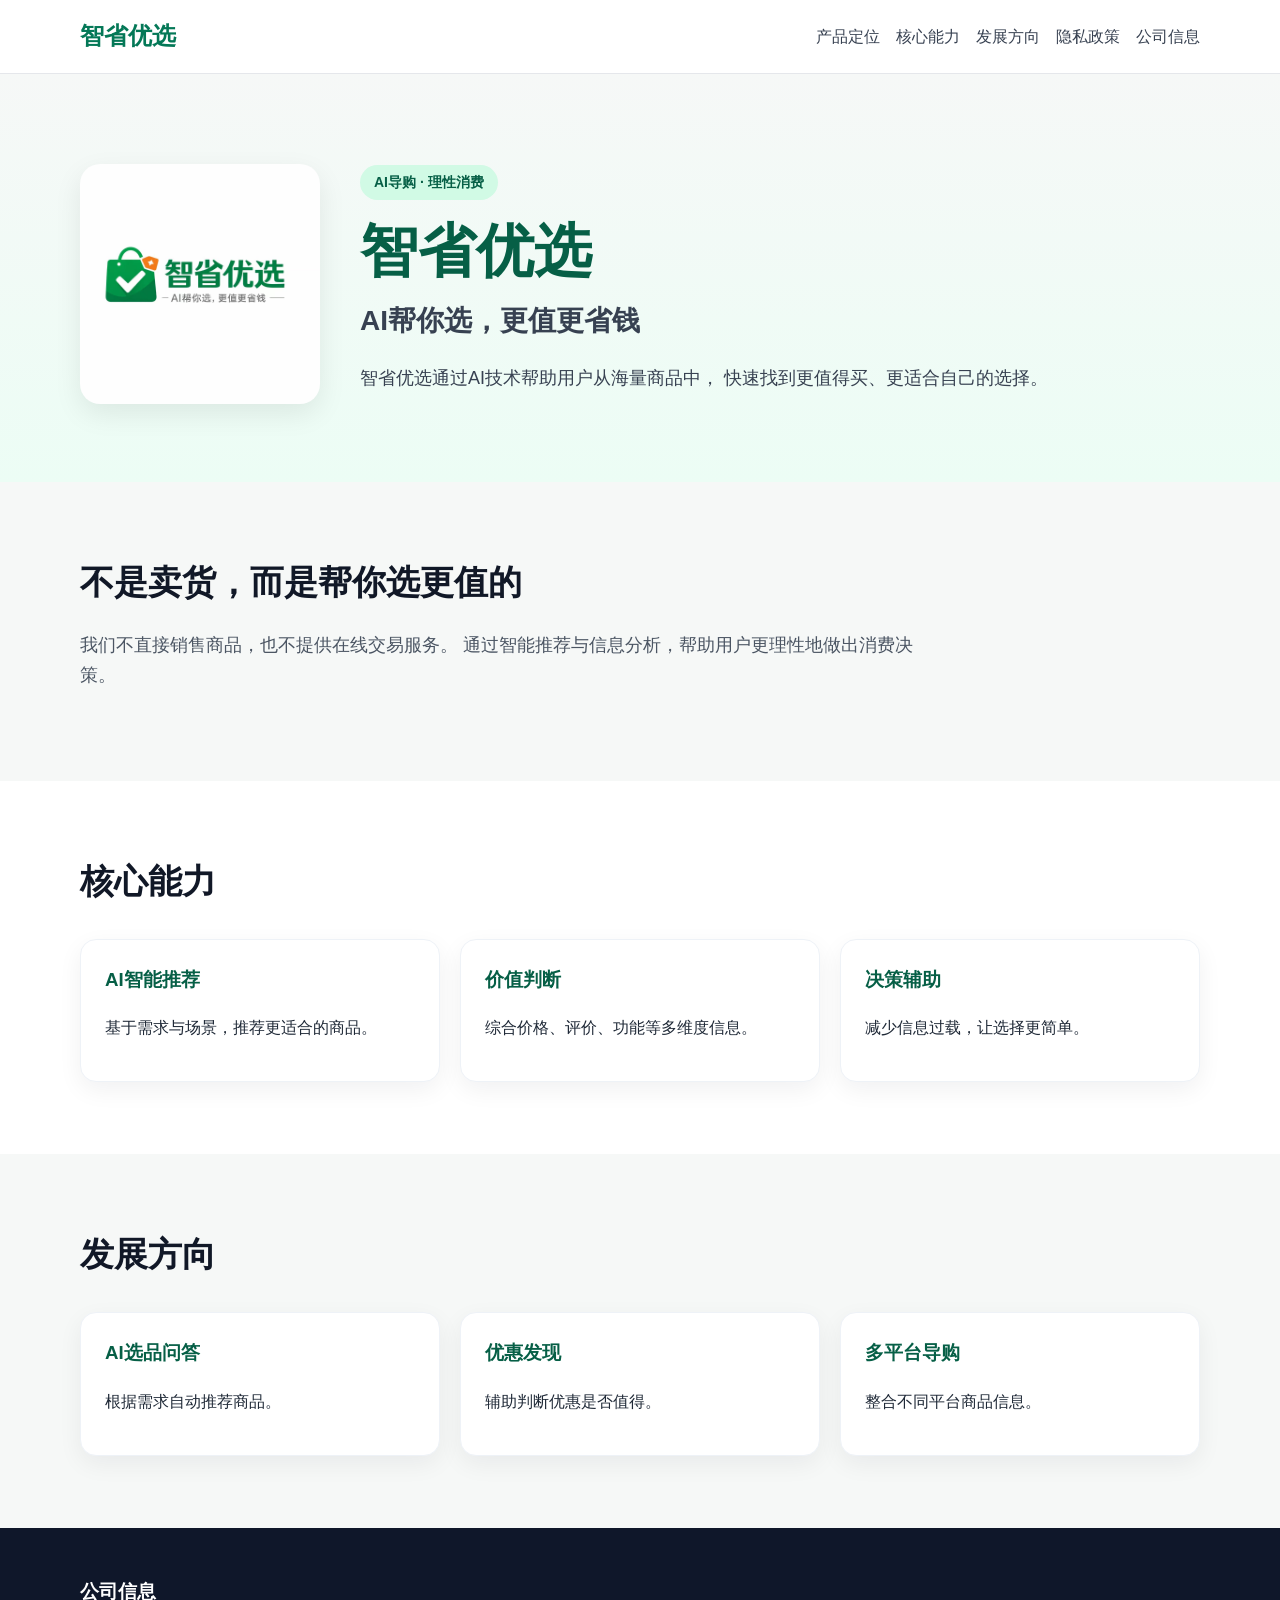
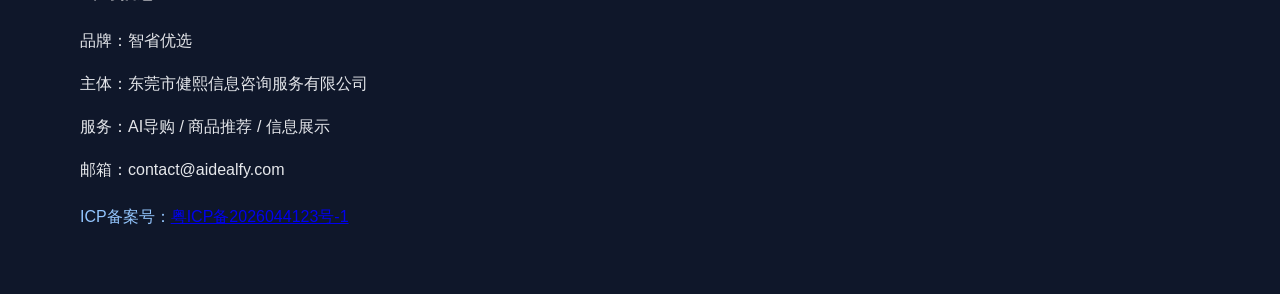
<file: index.html>
<!DOCTYPE html>
<html lang="zh-CN">
<head>
  <meta charset="UTF-8" />
  <meta name="viewport" content="width=device-width, initial-scale=1.0" />
  <title>智省优选 - AI帮你选，更值更省钱</title>
  <meta name="description" content="智省优选是一个AI驱动的智能导购与选品平台，帮助用户找到更值、更适合的商品选择。" />
  <link rel="stylesheet" href="styles.css" />
  <link rel="icon" href="/favicon.ico" sizes="any">
  <link rel="icon" type="image/png" sizes="16x16" href="/favicon-16x16.png">
  <link rel="icon" type="image/png" sizes="32x32" href="/favicon-32x32.png">
  <link rel="apple-touch-icon" sizes="180x180" href="/apple-touch-icon.png">
  <link rel="manifest" href="/site.webmanifest">
</head>
<body>

<header class="site-header">
  <div class="container nav">
    <div class="brand">智省优选</div>
    <nav>
      <a href="#about">产品定位</a>
      <a href="#features">核心能力</a>
      <a href="#future">发展方向</a>
      <a href="privacy.html">隐私政策</a>
      <a href="#company">公司信息</a>
    </nav>
  </div>
</header>

<main>

<section class="hero">
  <div class="container hero-wrap">
    <div class="hero-logo">
      <img src="logo.jpg" alt="智省优选 Logo" />
    </div>
    <div class="hero-text">
      <span class="tag">AI导购 · 理性消费</span>
      <h1>智省优选</h1>
      <p class="subtitle">AI帮你选，更值更省钱</p>
      <p class="description">
        智省优选通过AI技术帮助用户从海量商品中，
        快速找到更值得买、更适合自己的选择。
      </p>
    </div>
  </div>
</section>

<section id="about" class="section">
  <div class="container">
    <h2>不是卖货，而是帮你选更值的</h2>
    <p class="section-desc">
      我们不直接销售商品，也不提供在线交易服务。  
      通过智能推荐与信息分析，帮助用户更理性地做出消费决策。
    </p>
  </div>
</section>

<section id="features" class="section alt">
  <div class="container">
    <h2>核心能力</h2>
    <div class="cards">
      <div class="card">
        <h3>AI智能推荐</h3>
        <p>基于需求与场景，推荐更适合的商品。</p>
      </div>
      <div class="card">
        <h3>价值判断</h3>
        <p>综合价格、评价、功能等多维度信息。</p>
      </div>
      <div class="card">
        <h3>决策辅助</h3>
        <p>减少信息过载，让选择更简单。</p>
      </div>
    </div>
  </div>
</section>

<section id="future" class="section">
  <div class="container">
    <h2>发展方向</h2>
    <div class="cards">
      <div class="card">
        <h3>AI选品问答</h3>
        <p>根据需求自动推荐商品。</p>
      </div>
      <div class="card">
        <h3>优惠发现</h3>
        <p>辅助判断优惠是否值得。</p>
      </div>
      <div class="card">
        <h3>多平台导购</h3>
        <p>整合不同平台商品信息。</p>
      </div>
    </div>
  </div>
</section>

</main>

<footer id="company" class="site-footer">
  <div class="container">
    <h3>公司信息</h3>
    <p>品牌：智省优选</p>
    <p>主体：东莞市健熙信息咨询服务有限公司</p>
    <p>服务：AI导购 / 商品推荐 / 信息展示</p>
    <p>邮箱：contact@aidealfy.com</p>
    <p class="record">ICP备案号：<a href="https://beian.miit.gov.cn/" target="_blank" rel="noopener noreferrer">粤ICP备2026044123号-1</a>
  </div>
</footer>

</body>
</html>
</file>
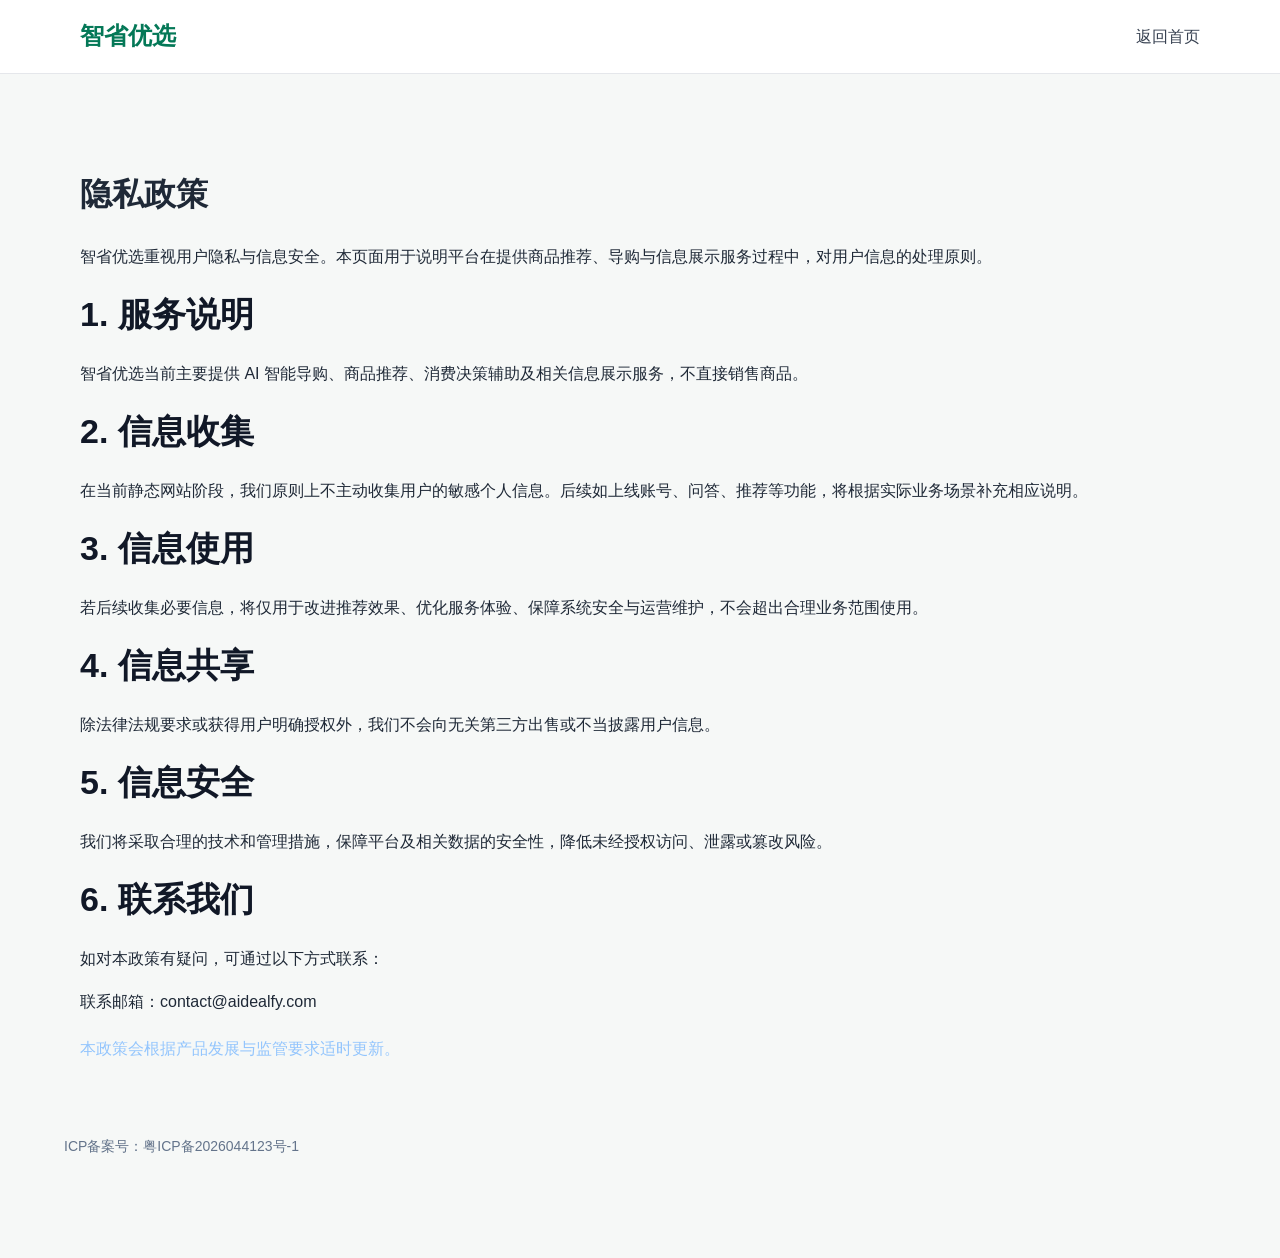
<file: privacy.html>
<!DOCTYPE html>
<html lang="zh-CN">
<head>
  <meta charset="UTF-8" />
  <meta name="viewport" content="width=device-width, initial-scale=1.0" />
  <title>隐私政策 - 智省优选</title>
  <link rel="stylesheet" href="styles.css" />
  <link rel="icon" href="/favicon.ico" sizes="any">
  <link rel="icon" type="image/png" sizes="16x16" href="/favicon-16x16.png">
  <link rel="icon" type="image/png" sizes="32x32" href="/favicon-32x32.png">
  <link rel="apple-touch-icon" sizes="180x180" href="/apple-touch-icon.png">
  <link rel="manifest" href="/site.webmanifest">
</head>
<body>
  <header class="site-header">
    <div class="container nav">
      <div class="brand">智省优选</div>
      <nav>
        <a href="index.html">返回首页</a>
      </nav>
    </div>
  </header>

  <main class="section">
    <div class="container">
      <h1>隐私政策</h1>
      <p>智省优选重视用户隐私与信息安全。本页面用于说明平台在提供商品推荐、导购与信息展示服务过程中，对用户信息的处理原则。</p>

      <h2>1. 服务说明</h2>
      <p>智省优选当前主要提供 AI 智能导购、商品推荐、消费决策辅助及相关信息展示服务，不直接销售商品。</p>

      <h2>2. 信息收集</h2>
      <p>在当前静态网站阶段，我们原则上不主动收集用户的敏感个人信息。后续如上线账号、问答、推荐等功能，将根据实际业务场景补充相应说明。</p>

      <h2>3. 信息使用</h2>
      <p>若后续收集必要信息，将仅用于改进推荐效果、优化服务体验、保障系统安全与运营维护，不会超出合理业务范围使用。</p>

      <h2>4. 信息共享</h2>
      <p>除法律法规要求或获得用户明确授权外，我们不会向无关第三方出售或不当披露用户信息。</p>

      <h2>5. 信息安全</h2>
      <p>我们将采取合理的技术和管理措施，保障平台及相关数据的安全性，降低未经授权访问、泄露或篡改风险。</p>

      <h2>6. 联系我们</h2>
      <p>如对本政策有疑问，可通过以下方式联系：</p>
      <p>联系邮箱：contact@aidealfy.com</p>

      <p class="record">本政策会根据产品发展与监管要求适时更新。</p>
    </div>

  <div class="privacy-icp">
    <span>ICP备案号：</span><a href="https://beian.miit.gov.cn/" target="_blank" rel="noopener noreferrer">粤ICP备2026044123号-1</a>
  </div>

</main>
</body>
</html>
</file>
<file: styles.css>
* {
  box-sizing: border-box;
}

body {
  margin: 0;
  font-family: -apple-system, BlinkMacSystemFont, "PingFang SC", "Microsoft YaHei", "Segoe UI", sans-serif;
  color: #1f2937;
  background: #f6f8f7;
  line-height: 1.7;
}

.container {
  width: min(1120px, 92%);
  margin: 0 auto;
}

.site-header {
  background: rgba(255,255,255,0.92);
  border-bottom: 1px solid #e5e7eb;
  position: sticky;
  top: 0;
  z-index: 10;
  backdrop-filter: blur(8px);
}

.nav {
  display: flex;
  justify-content: space-between;
  align-items: center;
  padding: 16px 0;
  gap: 24px;
}

.brand {
  font-size: 24px;
  font-weight: 800;
  color: #047857;
  white-space: nowrap;
}

.nav nav {
  display: flex;
  flex-wrap: wrap;
  gap: 16px;
}

.nav nav a {
  text-decoration: none;
  color: #374151;
  font-weight: 500;
}

.hero {
  padding: 90px 0 70px;
  background: linear-gradient(180deg, #f6f8f7 0%, #ecfdf5 100%);
}

.hero-wrap {
  display: flex;
  align-items: center;
  gap: 40px;
  flex-wrap: wrap;
}

.hero-logo img {
  width: 240px;
  max-width: 100%;
  border-radius: 20px;
  box-shadow: 0 10px 28px rgba(0,0,0,0.08);
  background: #fff;
}

.hero-text {
  flex: 1;
  min-width: 280px;
  max-width: 820px;
}

.tag {
  display: inline-block;
  background: #d1fae5;
  color: #065f46;
  border-radius: 999px;
  padding: 6px 14px;
  font-size: 14px;
  font-weight: 700;
  margin-bottom: 20px;
}

.hero-text h1 {
  margin: 0 0 14px;
  font-size: 58px;
  line-height: 1.08;
  color: #065f46;
}

.subtitle {
  margin: 0 0 18px;
  font-size: 28px;
  font-weight: 700;
  color: #374151;
}

.description {
  font-size: 18px;
  color: #374151;
  max-width: 760px;
}

.hero-buttons {
  margin-top: 28px;
}

.btn {
  display: inline-block;
  padding: 12px 22px;
  border-radius: 10px;
  text-decoration: none;
  font-weight: 700;
  margin-right: 12px;
  margin-bottom: 12px;
}

.btn-primary {
  background: #059669;
  color: #fff;
}

.btn-secondary {
  background: #fff;
  color: #047857;
  border: 1px solid #a7f3d0;
}

.section {
  padding: 72px 0;
}

.section.alt {
  background: #ffffff;
}

.section h2 {
  margin: 0 0 16px;
  font-size: 34px;
  color: #111827;
}

.section-desc {
  max-width: 860px;
  color: #4b5563;
  font-size: 18px;
}

.cards {
  margin-top: 28px;
  display: grid;
  grid-template-columns: repeat(auto-fit, minmax(240px, 1fr));
  gap: 20px;
}

.card {
  background: #fff;
  padding: 24px;
  border-radius: 16px;
  box-shadow: 0 8px 24px rgba(15, 23, 42, 0.06);
  border: 1px solid #eef2f7;
}

.card h3 {
  margin-top: 0;
  color: #065f46;
}

.site-footer {
  background: #0f172a;
  color: #e5e7eb;
  padding: 48px 0;
}

.site-footer h3 {
  margin-top: 0;
  color: #ffffff;
}

.record {
  margin-top: 20px;
  color: #93c5fd;
}

@media (max-width: 768px) {
  .hero-text h1 {
    font-size: 40px;
  }

  .subtitle {
    font-size: 22px;
  }

  .nav {
    flex-direction: column;
    align-items: flex-start;
  }

  .nav nav {
    gap: 12px;
  }
}








.privacy-icp {
  width: 100%;
  max-width: 1200px;
  box-sizing: border-box;
  margin: 72px auto 28px;
  padding: 0 24px;
  font-size: 14px;
  color: #64748b;
}

.privacy-icp a {
  color: #64748b;
  text-decoration: none;
}

.privacy-icp a:hover {
  text-decoration: underline;
}
</file>
